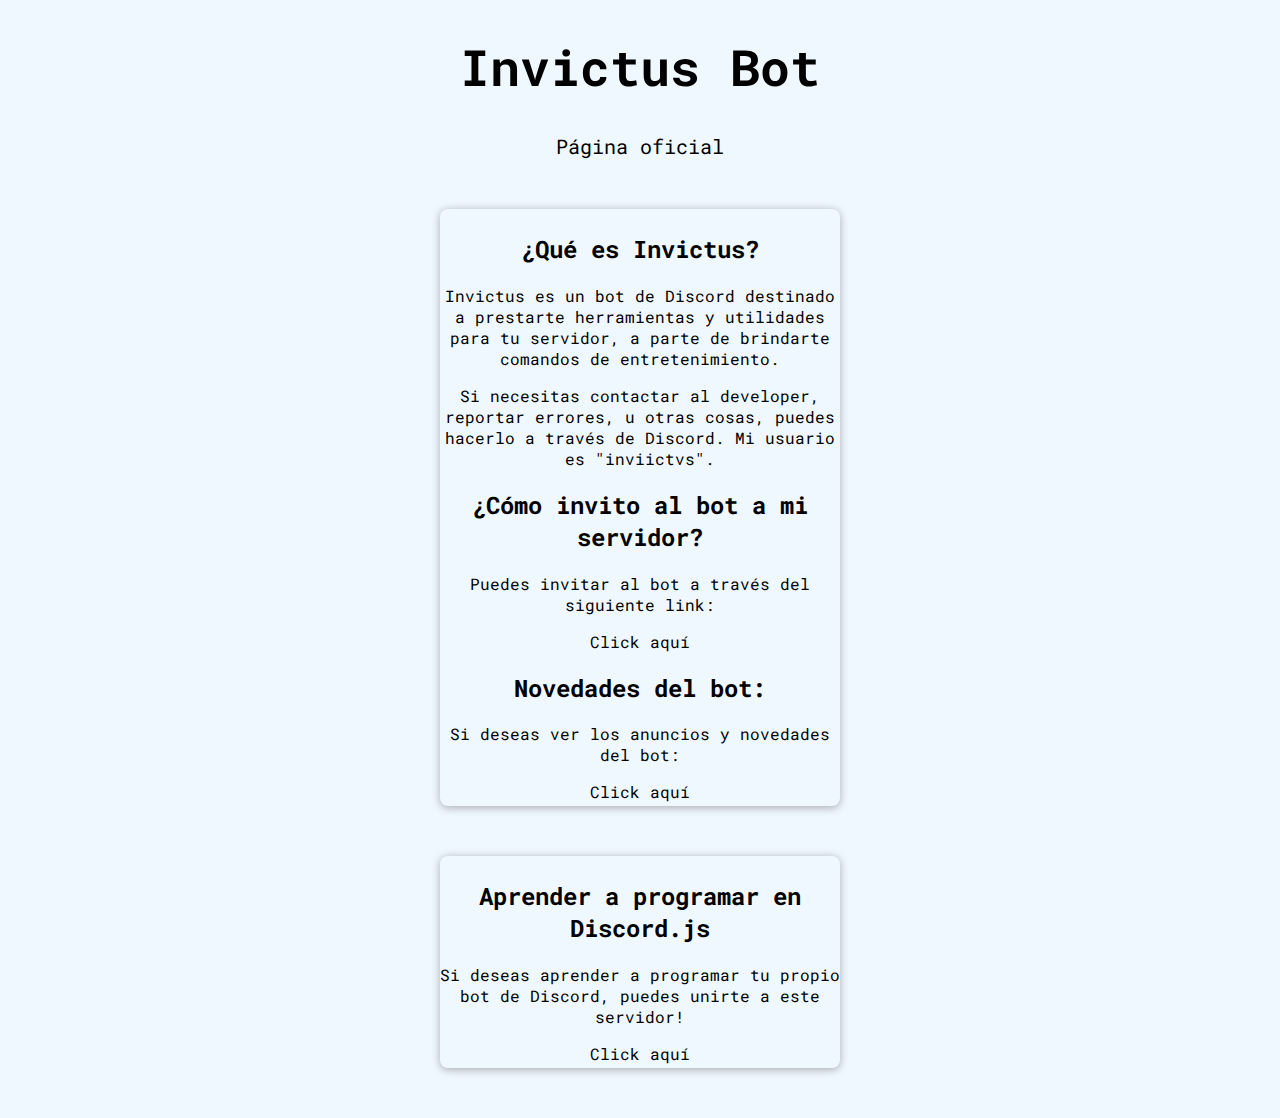
<file: index.html>
<!DOCTYPE html>
<html lang="en">
  <head>
    <meta charset="UTF-8" />
    <meta name="viewport" content="width=device-width, initial-scale=1.0" />
    <title>Invictus</title>
    <link rel="shortcut icon" href="favicon.png" />
    <link rel="preconnect" href="https://fonts.googleapis.com" />
    <link rel="preconnect" href="https://fonts.gstatic.com" crossorigin />
    <link
      href="https://fonts.googleapis.com/css2?family=Montserrat:wght@400;700&family=Roboto:ital,wght@1,100&display=swap"
      rel="stylesheet"
    />
    <link rel="preconnect" href="https://fonts.googleapis.com" />
    <link rel="preconnect" href="https://fonts.gstatic.com" crossorigin />
    <link
      href="https://fonts.googleapis.com/css2?family=Dela+Gothic+One&display=swap"
      rel="stylesheet"
    />
    <link rel="stylesheet" href="./index.css" />
    <link rel="preconnect" href="https://fonts.googleapis.com" />
    <link rel="preconnect" href="https://fonts.gstatic.com" crossorigin />
    <link
      href="https://fonts.googleapis.com/css2?family=Roboto+Mono&display=swap"
      rel="stylesheet"
    />
  </head>
  <body>
    <header>
      <h1>Invictus Bot</h1>
      <p>Página oficial</p>
    </header>

    <section class="container">
      <article class="post1">
        <h2>¿Qué es Invictus?</h2>
        <p>
          Invictus es un bot de Discord destinado a prestarte herramientas y
          utilidades para tu servidor, a parte de brindarte comandos de
          entretenimiento.
        </p>
        <p>
          Si necesitas contactar al developer, reportar errores, u otras cosas, puedes hacerlo a través de Discord.
          Mi usuario es "inviictvs".
        </p>
        <h2>¿Cómo invito al bot a mi servidor?</h2>
        <p>Puedes invitar al bot a través del siguiente link:</p>
        <a
          href="https://discord.com/api/oauth2/authorize?client_id=1173052951057666069&permissions=8&scope=bot"
          target="_blank"
          >Click aquí</a
        >
        <h2>Novedades del bot:</h2>
        <p>Si deseas ver los anuncios y novedades del bot:</p>
        <a href="./novedades.html" id="link-novedades">Click aquí</a>
      </article>
      <article class="post2">
        <h2>Aprender a programar en Discord.js</h2>
        <p>
          Si deseas aprender a programar tu propio bot de Discord, puedes unirte
          a este servidor!
        </p>
        <a
          href="https://discord.gg/pollogang"
          class="link-pollogang"
          target="_blank"
          >Click aquí</a
        >
      </article>
    </section>
  </body>
</html>
</file>
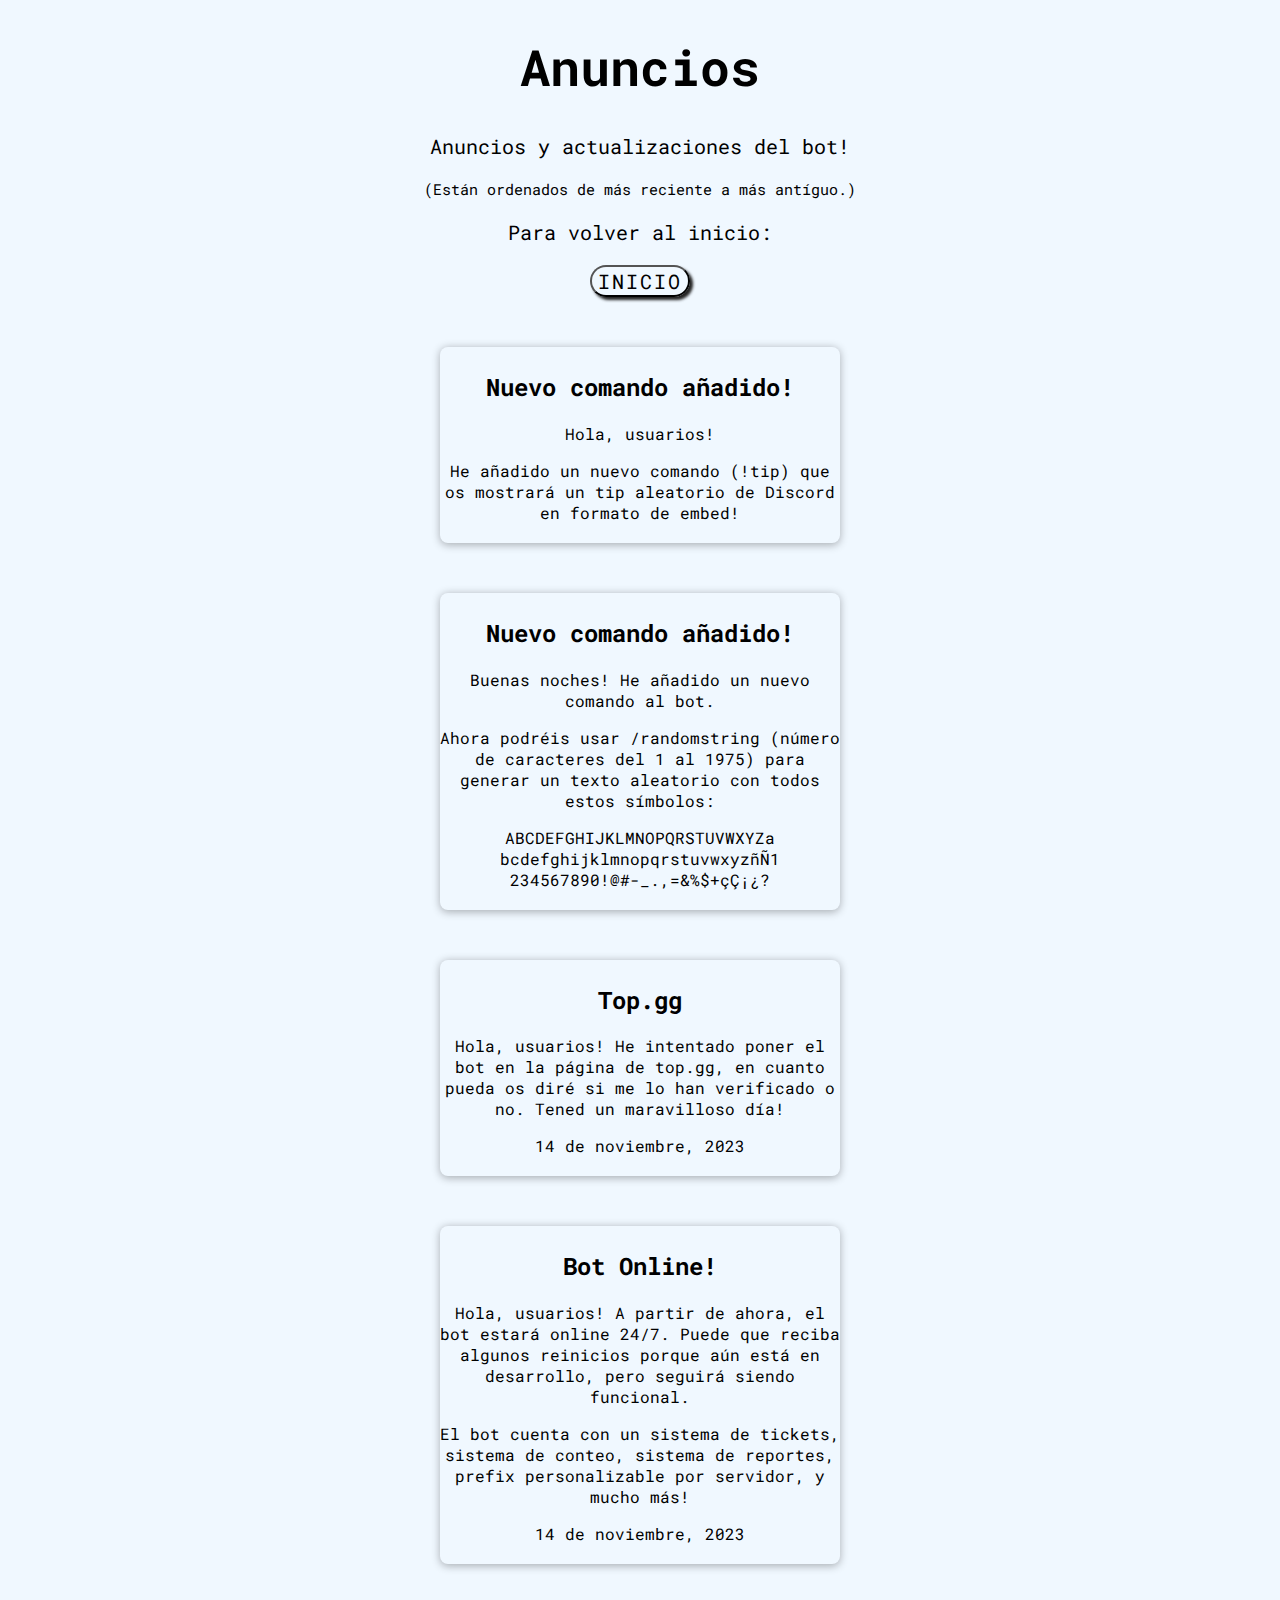
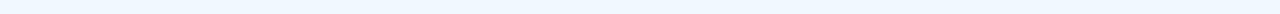
<file: novedades.html>
<!DOCTYPE html>
<html lang="en">
  <head>
    <meta charset="UTF-8" />
    <meta name="viewport" content="width=device-width, initial-scale=1.0" />
    <title>Document</title>
    <link rel="shortcut icon" href="favicon.png" />
    <link rel="preconnect" href="https://fonts.googleapis.com" />
    <link rel="preconnect" href="https://fonts.gstatic.com" crossorigin />
    <link
      href="https://fonts.googleapis.com/css2?family=Montserrat:wght@400;700&family=Roboto:ital,wght@1,100&display=swap"
      rel="stylesheet"
    />
    <link rel="preconnect" href="https://fonts.googleapis.com" />
    <link rel="preconnect" href="https://fonts.gstatic.com" crossorigin />
    <link
      href="https://fonts.googleapis.com/css2?family=Dela+Gothic+One&display=swap"
      rel="stylesheet"
    />
    <link rel="stylesheet" href="./novedades.css" />
    <link rel="preconnect" href="https://fonts.googleapis.com" />
    <link rel="preconnect" href="https://fonts.gstatic.com" crossorigin />
    <link
      href="https://fonts.googleapis.com/css2?family=Roboto+Mono&display=swap"
      rel="stylesheet"
    />
  </head>
  <body>
    <header>
      <h1>Anuncios</h1>
      <p>Anuncios y actualizaciones del bot!</p>
      <p id="sub-p-novedades-header">(Están ordenados de más reciente a más antíguo.)</p>
      <p>Para volver al inicio:</p>
      <div class="botones">
        <button id="button-inicio">
          <a href="./index.html">Inicio</a>
        </button>
      </div>
    </header>

    <section class="container">
      <article class="post1">
        <h2>Nuevo comando añadido!</h2>
        <p>Hola, usuarios!</p>
        <p>He añadido un nuevo comando (!tip) que os mostrará un tip aleatorio de Discord
          en  formato de embed!
        </p>
      </article>
      <article class="post1">
        <h2>Nuevo comando añadido!</h2>
        <p>Buenas noches! He añadido un nuevo comando al bot.</p>
        <p>Ahora podréis usar /randomstring (número de caracteres del 1 al 1975) para generar un texto aleatorio con todos estos símbolos:</p>
        <p>ABCDEFGHIJKLMNOPQRSTUVWXYZa
          bcdefghijklmnopqrstuvwxyzñÑ1
          234567890!@#-_.,=&%$+çÇ¡¿?</p>
      </article>
      <article class="post1">
        <h2>Top.gg</h2>
        <p>Hola, usuarios! He intentado poner el bot en la página de top.gg, 
          en cuanto pueda os diré si me lo han verificado o no. Tened un maravilloso día!
        </p>
        <p>14 de noviembre, 2023</p>
      </article>
      <article class="post1">
        <h2>Bot Online!</h2>
        <p>
          Hola, usuarios! A partir de ahora, el bot estará online 24/7. Puede
          que reciba algunos reinicios porque aún está en desarrollo, pero
          seguirá siendo funcional.
        </p>
        <p>
          El bot cuenta con un sistema de tickets, sistema de conteo, sistema de
          reportes, prefix personalizable por servidor, y mucho más!
        </p>
        <p>14 de noviembre, 2023</p>
      </article>
    </section>
  </body>
</html>
</file>
<file: index.css>
html {
  font-family: "Roboto Mono", monospace;
}

body {
  margin: 0;
  background-color: aliceblue;
}

header h1 {
  text-align: center;
  color: black;
  font-size: 50px;
}

header p {
  text-align: center;
  color: black;
  font-size: 20px;
}

.container {
  width: 400px;
  margin: 50px auto;
}

section article {
  box-shadow: 0 0.1rem 0.5rem rgba(0, 0, 0, 0.3);
  text-align: center;
  border-color: gray;
  border-radius: 0.5rem;
  padding: 0.25rem 0;
  cursor: pointer;
  transition: 0.3s;
}

section article:hover {
  box-shadow: 0 0.1rem 0.5rem rgba(0, 0, 0, 0.3);
  transition: 0.3s;
  transform: scale(1.06);
}
.post1 {
  margin: 50px auto;
}

a {
  text-decoration: none;
  color: black;
  transition: color 0.2s ease;
}
a:hover {
  transition: color 0.2s ease;
  color: aqua;
}
</file>
<file: novedades.css>
html {
  font-family: "Roboto Mono", monospace;
}

body {
  margin: 0;
  background-color: aliceblue;
}

header h1 {
  text-align: center;
  color: black;
  font-size: 50px;
}

header p {
  text-align: center;
  color: black;
  font-size: 20px;
}
.container {
  width: 400px;
  margin: 50px auto;
}

.post1 {
  margin: 50px auto;
}

#button-inicio {
  text-decoration: none;
  box-shadow: 3px 3px 3px;
  font: inherit;
  color: #222;
  border-color: black;
  background: none;
  border-radius: 30px;
  font-size: 20px;
  letter-spacing: 0.125rem;
  text-transform: uppercase;
  vertical-align: baseline;
  flex-direction: row-reverse;
  transition: 0.3s;
}
#button-inicio:hover {
  transition: 0.3s;
  transform: scale(1.06);
}
.botones {
  display: flex;
  justify-content: center;
}
section article {
  box-shadow: 0 0.1rem 0.5rem rgba(0, 0, 0, 0.3);
  text-align: center;
  border-color: gray;
  border-radius: 0.5rem;
  padding: 0.25rem 0;
  cursor: pointer;
  transition: 0.3s;
}

section article:hover {
  box-shadow: 0 0.1rem 0.5rem rgba(0, 0, 0, 0.3);
  transition: 0.3s;
  transform: scale(1.06);
}
a {
  text-decoration: none;
  color: black;
}
#sub-p-novedades-header{
  font-size: 15px;
}
</file>
